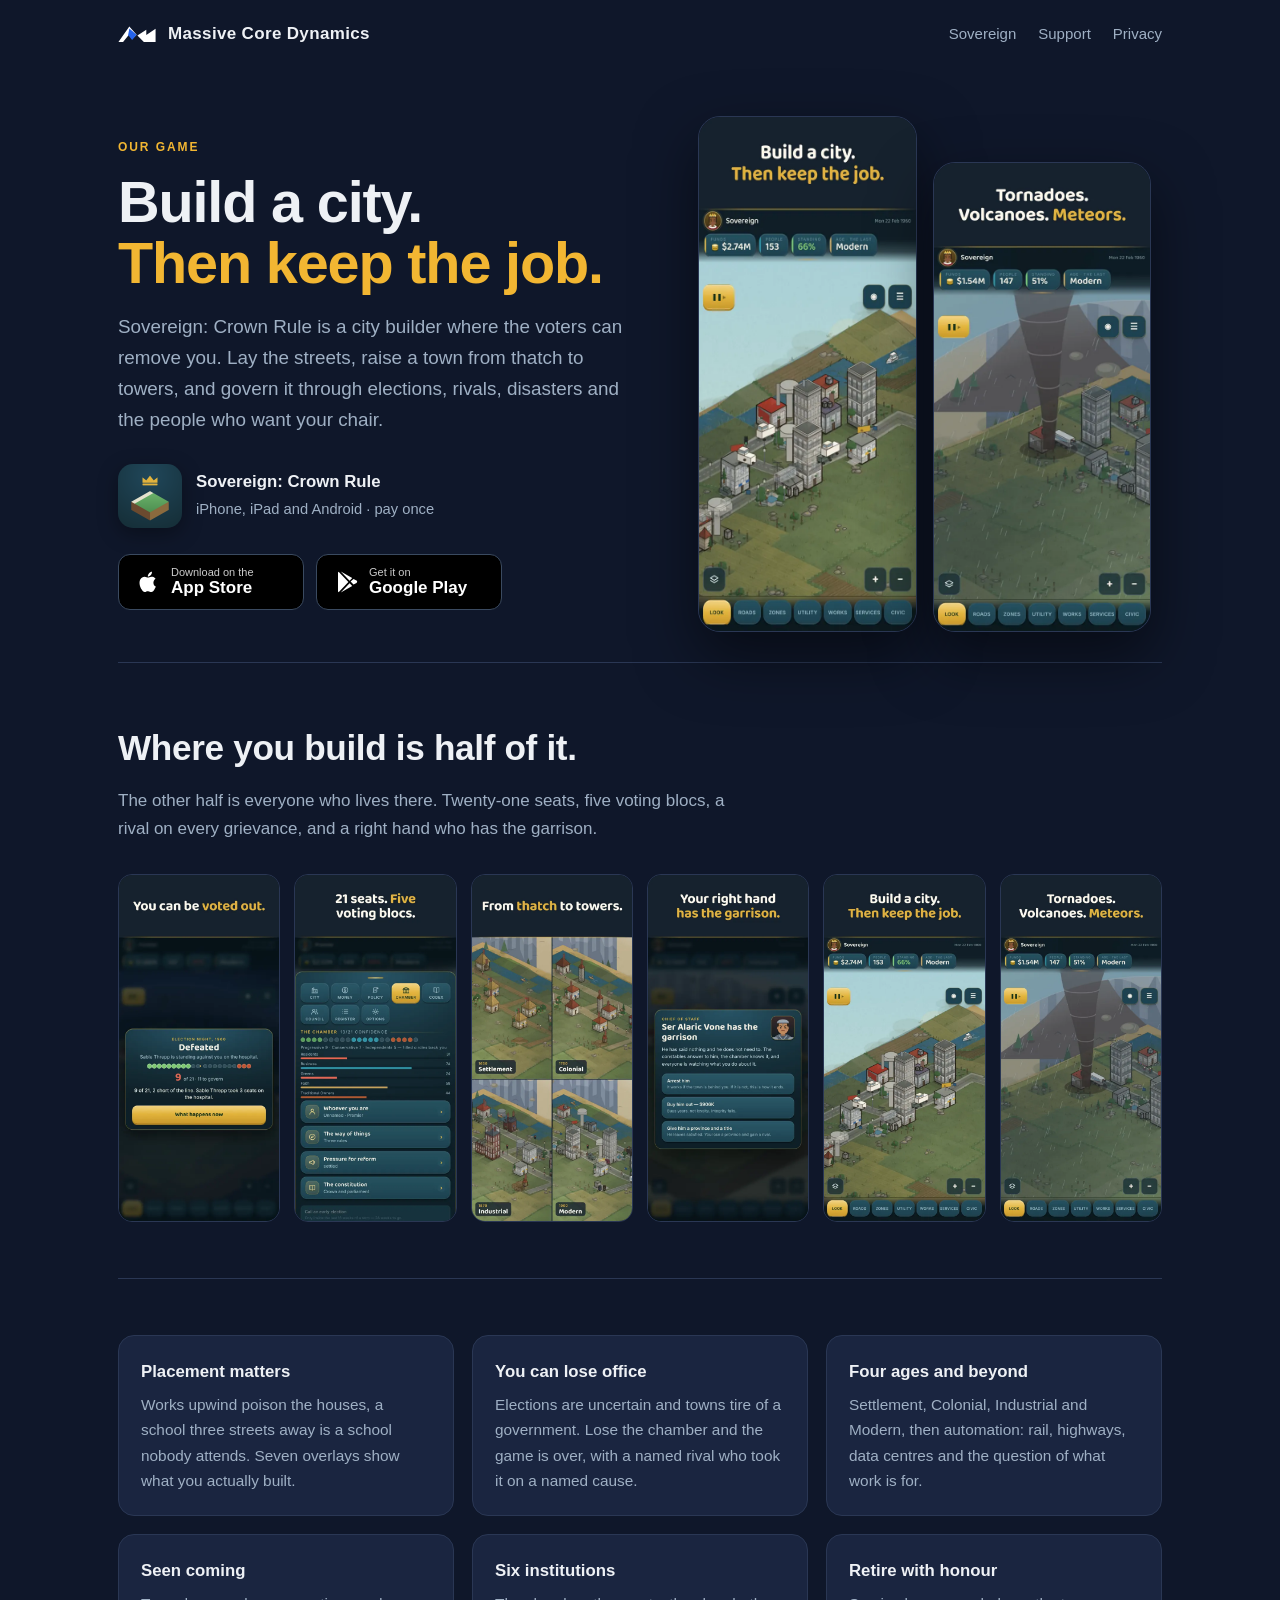
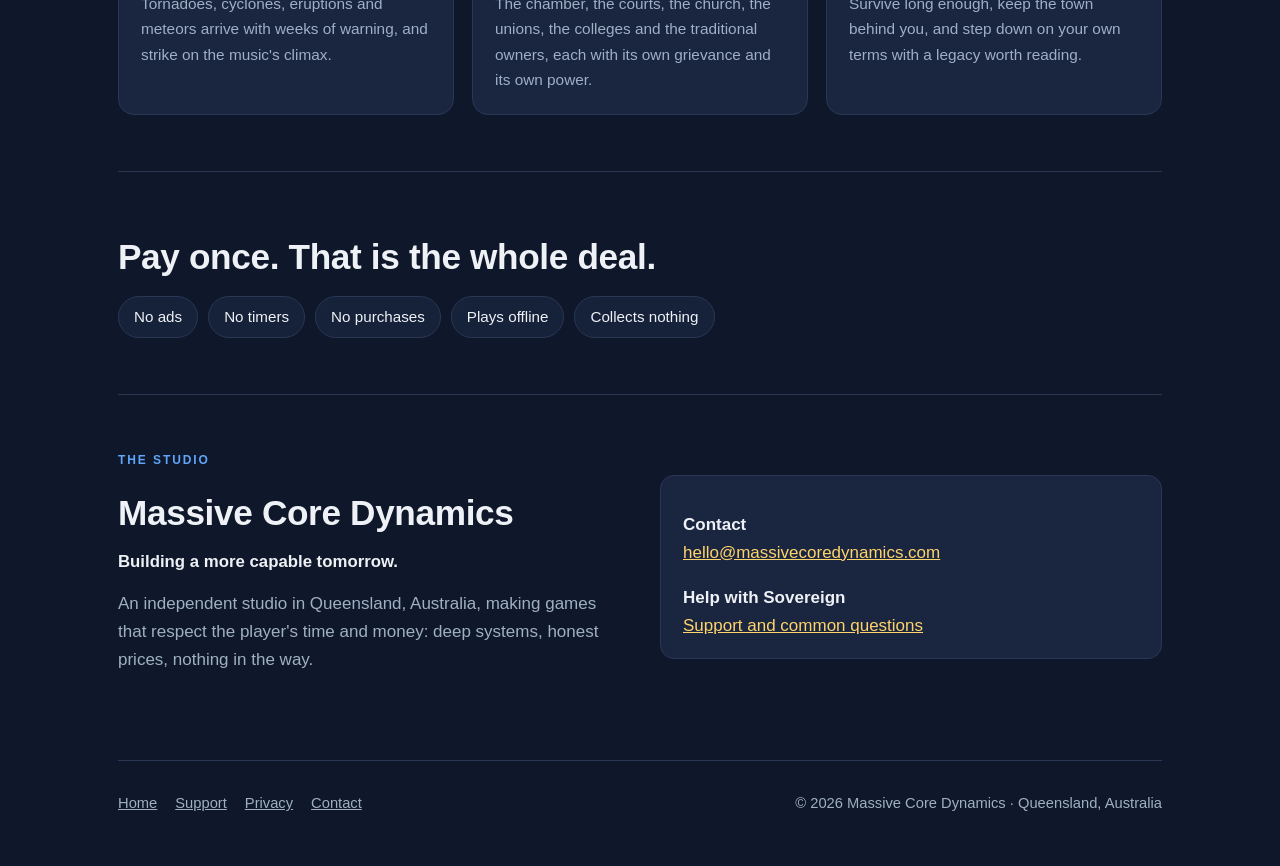
<file: index.html>
<!doctype html>
<html lang="en">
<head>
<meta charset="utf-8">
<meta name="viewport" content="width=device-width,initial-scale=1">
<title>Massive Core Dynamics — makers of Sovereign</title>
<meta name="description" content="An independent games studio in Queensland, Australia. Makers of Sovereign: Crown Rule, a political city builder for iPhone and Android.">
<meta property="og:title" content="Massive Core Dynamics — makers of Sovereign">
<meta property="og:description" content="An independent games studio in Queensland, Australia. Makers of Sovereign: Crown Rule, a political city builder for iPhone and Android.">
<meta property="og:image" content="img/1-build.webp">
<link rel="icon" href="favicon.ico" sizes="any">
<link rel="icon" type="image/png" sizes="32x32" href="img/brand/icon-32.png">
<link rel="apple-touch-icon" href="img/brand/apple-touch-icon.png">
<meta name="theme-color" content="#0F172A">
<link rel="stylesheet" href="style.css">
</head>
<body>
<div class="wrap">
<nav class="top">
  <a class="brand" href="index.html"><svg class="mark" viewBox="20 85 940 405" aria-hidden="true"><polygon fill="#fff" points="30,480 300,95 480,300 370,405 290,300 145,480"/><polygon fill="#fff" points="500,320 720,175 720,310 950,155 950,480 660,480"/><polygon fill="#2563EB" points="300,145 480,300 370,430 270,305"/></svg><span class="name">Massive Core Dynamics</span></a>
  <div class="links"><a href="index.html#sovereign">Sovereign</a><a href="support.html">Support</a><a href="privacy.html">Privacy</a></div>
</nav>

<header class="hero" id="sovereign">
  <div>
    <p class="eyebrow">Our game</p>
    <h1>Build a city.<br><em>Then keep the job.</em></h1>
    <p class="lede">Sovereign: Crown Rule is a city builder where the voters can remove you. Lay the streets, raise a town from thatch to towers, and govern it through elections, rivals, disasters and the people who want your chair.</p>
    <div class="app"><img src="img/icon.png" alt="Sovereign app icon"><div><b>Sovereign: Crown Rule</b><span>iPhone, iPad and Android &middot; pay once</span></div></div>
    <div class="stores">
      <a class="store" href="https://apps.apple.com/app/id6807393332"><svg viewBox="0 0 24 24"><path d="M16.4 12.6c0-2.6 2.1-3.8 2.2-3.9-1.2-1.8-3.1-2-3.7-2-1.6-.2-3.1.9-3.9.9-.8 0-2-.9-3.4-.9-1.7 0-3.3 1-4.2 2.6-1.8 3.1-.5 7.7 1.3 10.2.8 1.2 1.8 2.6 3.1 2.5 1.3-.1 1.7-.8 3.3-.8 1.5 0 1.9.8 3.3.8 1.4 0 2.2-1.2 3-2.5 1-1.4 1.4-2.8 1.4-2.9-.1 0-2.4-.9-2.4-4zM13.9 5c.7-.9 1.2-2 1-3.2-1 0-2.3.7-3 1.6-.7.8-1.2 2-1.1 3.1 1.2.1 2.3-.6 3.1-1.5z"/></svg><span><small>Download on the</small><strong>App Store</strong></span></a>
      <a class="store" href="https://play.google.com/store/apps/details?id=com.fazel.sovereign"><svg viewBox="0 0 24 24"><path d="M3.6 1.8 13.4 12l-9.8 10.2c-.4-.2-.6-.6-.6-1.1V2.9c0-.5.2-.9.6-1.1zm11 11.4 2.6 2.7-11.4 6.5 8.8-9.2zm3.9-4.3 3 1.7c.9.5.9 1.8 0 2.3l-3 1.7-2.9-3 2.9-2.7zM5.8 1.6l11.4 6.5-2.6 2.7-8.8-9.2z"/></svg><span><small>Get it on</small><strong>Google Play</strong></span></a>
    </div>
  </div>
  <div class="phones">
    <img src="img/1-build.webp" alt="A town in the Modern age, with the build menu below">
    <img src="img/6-catastrophe.webp" alt="A tornado crossing the town">
  </div>
</header>

<section>
  <h2>Where you build is half of it.</h2>
  <p class="sub">The other half is everyone who lives there. Twenty-one seats, five voting blocs, a rival on every grievance, and a right hand who has the garrison.</p>
  <div class="gallery">
    <img src="img/2-voted-out.webp" alt="Election night: defeated, 9 of 21 seats" loading="lazy">
    <img src="img/4-chamber.webp" alt="The chamber: seats by bloc" loading="lazy">
    <img src="img/5-ages.webp" alt="The same town across four ages" loading="lazy">
    <img src="img/7-garrison.webp" alt="A decision card: the garrison" loading="lazy">
    <img src="img/1-build.webp" alt="Building the town" loading="lazy">
    <img src="img/6-catastrophe.webp" alt="A tornado" loading="lazy">
  </div>
</section>

<section>
  <div class="features">
    <div class="card"><h3>Placement matters</h3><p>Works upwind poison the houses, a school three streets away is a school nobody attends. Seven overlays show what you actually built.</p></div>
    <div class="card"><h3>You can lose office</h3><p>Elections are uncertain and towns tire of a government. Lose the chamber and the game is over, with a named rival who took it on a named cause.</p></div>
    <div class="card"><h3>Four ages and beyond</h3><p>Settlement, Colonial, Industrial and Modern, then automation: rail, highways, data centres and the question of what work is for.</p></div>
    <div class="card"><h3>Seen coming</h3><p>Tornadoes, cyclones, eruptions and meteors arrive with weeks of warning, and strike on the music's climax.</p></div>
    <div class="card"><h3>Six institutions</h3><p>The chamber, the courts, the church, the unions, the colleges and the traditional owners, each with its own grievance and its own power.</p></div>
    <div class="card"><h3>Retire with honour</h3><p>Survive long enough, keep the town behind you, and step down on your own terms with a legacy worth reading.</p></div>
  </div>
</section>

<section>
  <h2>Pay once. That is the whole deal.</h2>
  <div class="promise"><span class="pill">No ads</span><span class="pill">No timers</span><span class="pill">No purchases</span><span class="pill">Plays offline</span><span class="pill">Collects nothing</span></div>
</section>

<section class="studio">
  <div>
    <p class="eyebrow">The studio</p>
    <h2>Massive Core Dynamics</h2>
    <p class="motto">Building a more capable tomorrow.</p>
    <p class="sub">An independent studio in Queensland, Australia, making games that respect the player's time and money: deep systems, honest prices, nothing in the way.</p>
  </div>
  <div>
    <div class="box">
      <p><b>Contact</b><br><a href="mailto:hello@massivecoredynamics.com">hello@massivecoredynamics.com</a></p>
      <p style="margin-bottom:0"><b>Help with Sovereign</b><br><a href="support.html">Support and common questions</a></p>
    </div>
  </div>
</section>
<footer>
  <div class="row">
    <div><a href="index.html">Home</a><a href="support.html">Support</a><a href="privacy.html">Privacy</a><a href="mailto:hello@massivecoredynamics.com">Contact</a></div>
    <div>&copy; 2026 Massive Core Dynamics &middot; Queensland, Australia</div>
  </div>
</footer>
</div>
</body>
</html>
</file>
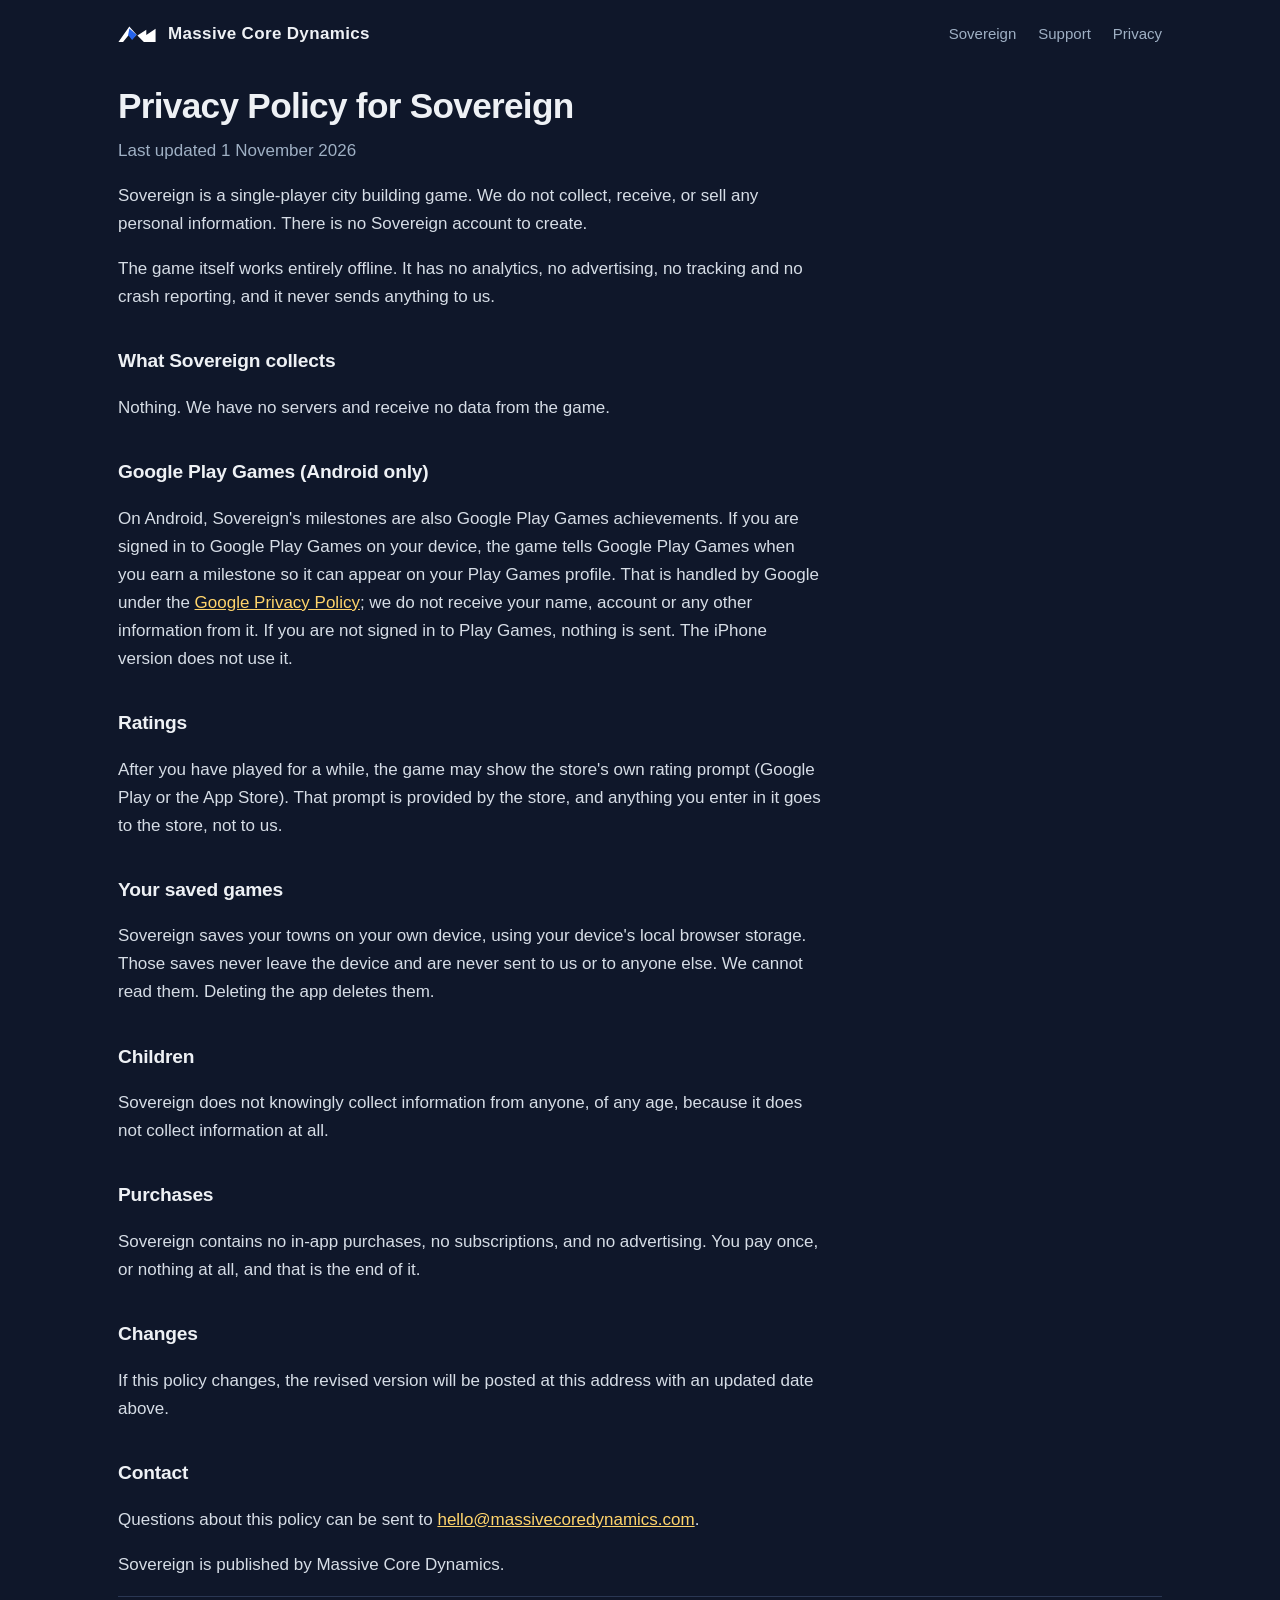
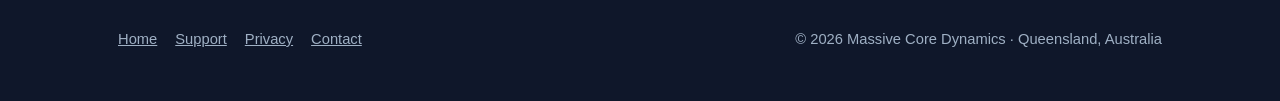
<file: privacy.html>
<!doctype html>
<html lang="en">
<head>
<meta charset="utf-8">
<meta name="viewport" content="width=device-width,initial-scale=1">
<title>Sovereign — Privacy Policy</title>
<meta name="description" content="Sovereign collects nothing. The full privacy policy.">
<meta property="og:title" content="Sovereign — Privacy Policy">
<meta property="og:description" content="Sovereign collects nothing. The full privacy policy.">
<meta property="og:image" content="img/1-build.webp">
<link rel="icon" href="favicon.ico" sizes="any">
<link rel="icon" type="image/png" sizes="32x32" href="img/brand/icon-32.png">
<link rel="apple-touch-icon" href="img/brand/apple-touch-icon.png">
<meta name="theme-color" content="#0F172A">
<link rel="stylesheet" href="style.css">
</head>
<body>
<div class="wrap">
<nav class="top">
  <a class="brand" href="index.html"><svg class="mark" viewBox="20 85 940 405" aria-hidden="true"><polygon fill="#fff" points="30,480 300,95 480,300 370,405 290,300 145,480"/><polygon fill="#fff" points="500,320 720,175 720,310 950,155 950,480 660,480"/><polygon fill="#2563EB" points="300,145 480,300 370,430 270,305"/></svg><span class="name">Massive Core Dynamics</span></a>
  <div class="links"><a href="index.html#sovereign">Sovereign</a><a href="support.html">Support</a><a href="privacy.html">Privacy</a></div>
</nav>
<main class="doc narrow">
<h1>Privacy Policy for Sovereign</h1>
<p class="date">Last updated 1 November 2026</p>

<p>Sovereign is a single-player city building game. We do not collect, receive,
or sell any personal information. There is no Sovereign account to create.</p>

<p>The game itself works entirely offline. It has no analytics, no advertising,
no tracking and no crash reporting, and it never sends anything to us.</p>

<h2>What Sovereign collects</h2>
<p>Nothing. We have no servers and receive no data from the game.</p>

<h2>Google Play Games (Android only)</h2>
<p>On Android, Sovereign's milestones are also Google Play Games achievements. If
you are signed in to Google Play Games on your device, the game tells Google
Play Games when you earn a milestone so it can appear on your Play Games profile.
That is handled by Google under the
<a href="https://policies.google.com/privacy">Google Privacy Policy</a>; we do not
receive your name, account or any other information from it. If you are not
signed in to Play Games, nothing is sent. The iPhone version does not use it.</p>

<h2>Ratings</h2>
<p>After you have played for a while, the game may show the store's own rating
prompt (Google Play or the App Store). That prompt is provided by the store, and
anything you enter in it goes to the store, not to us.</p>

<h2>Your saved games</h2>
<p>Sovereign saves your towns on your own device, using your device's local browser
storage. Those saves never leave the device and are never sent to us or to
anyone else. We cannot read them. Deleting the app deletes them.</p>

<h2>Children</h2>
<p>Sovereign does not knowingly collect information from anyone, of any age,
because it does not collect information at all.</p>

<h2>Purchases</h2>
<p>Sovereign contains no in-app purchases, no subscriptions, and no advertising.
You pay once, or nothing at all, and that is the end of it.</p>

<h2>Changes</h2>
<p>If this policy changes, the revised version will be posted at this address
with an updated date above.</p>

<h2>Contact</h2>
<p>Questions about this policy can be sent to
<a href="mailto:hello@massivecoredynamics.com">hello@massivecoredynamics.com</a>.</p>

<p>Sovereign is published by Massive Core Dynamics.</p>
</main>
<footer>
  <div class="row">
    <div><a href="index.html">Home</a><a href="support.html">Support</a><a href="privacy.html">Privacy</a><a href="mailto:hello@massivecoredynamics.com">Contact</a></div>
    <div>&copy; 2026 Massive Core Dynamics &middot; Queensland, Australia</div>
  </div>
</footer>
</div>
</body>
</html>
</file>
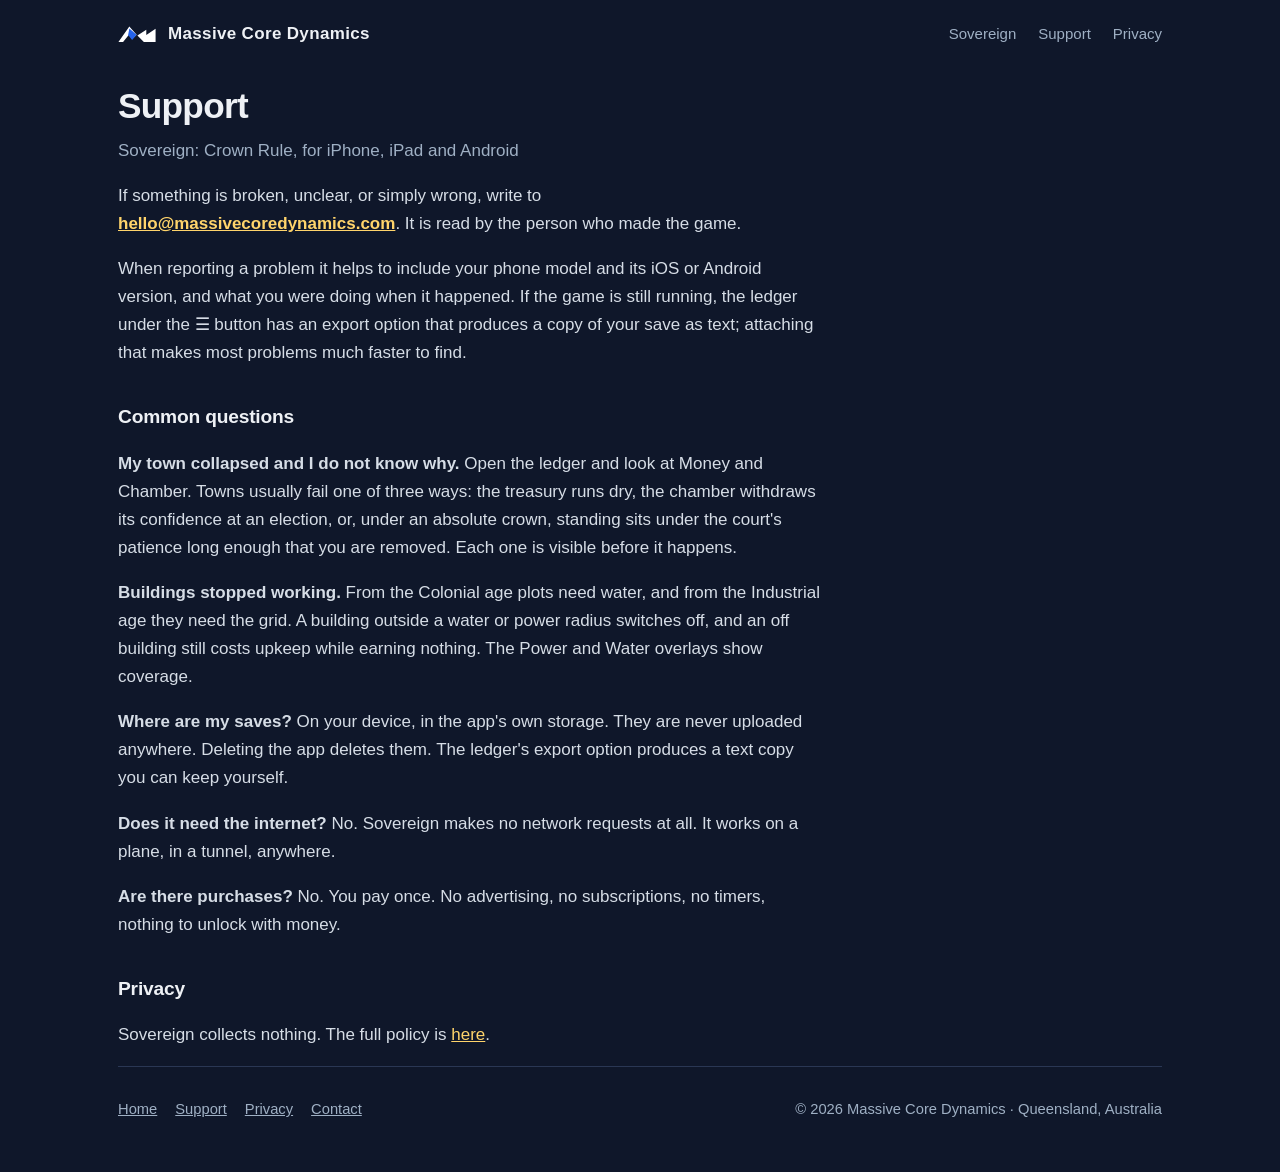
<file: support.html>
<!doctype html>
<html lang="en">
<head>
<meta charset="utf-8">
<meta name="viewport" content="width=device-width,initial-scale=1">
<title>Sovereign — Support</title>
<meta name="description" content="Help with Sovereign: Crown Rule. Contact and common questions.">
<meta property="og:title" content="Sovereign — Support">
<meta property="og:description" content="Help with Sovereign: Crown Rule. Contact and common questions.">
<meta property="og:image" content="img/1-build.webp">
<link rel="icon" href="favicon.ico" sizes="any">
<link rel="icon" type="image/png" sizes="32x32" href="img/brand/icon-32.png">
<link rel="apple-touch-icon" href="img/brand/apple-touch-icon.png">
<meta name="theme-color" content="#0F172A">
<link rel="stylesheet" href="style.css">
</head>
<body>
<div class="wrap">
<nav class="top">
  <a class="brand" href="index.html"><svg class="mark" viewBox="20 85 940 405" aria-hidden="true"><polygon fill="#fff" points="30,480 300,95 480,300 370,405 290,300 145,480"/><polygon fill="#fff" points="500,320 720,175 720,310 950,155 950,480 660,480"/><polygon fill="#2563EB" points="300,145 480,300 370,430 270,305"/></svg><span class="name">Massive Core Dynamics</span></a>
  <div class="links"><a href="index.html#sovereign">Sovereign</a><a href="support.html">Support</a><a href="privacy.html">Privacy</a></div>
</nav>
<main class="doc narrow">
<h1>Support</h1>
<p class="date">Sovereign: Crown Rule, for iPhone, iPad and Android</p>
<p>If something is broken, unclear, or simply wrong, write to
<a href="mailto:hello@massivecoredynamics.com"><strong>hello@massivecoredynamics.com</strong></a>. It is read by the person who made the game.</p>

<p>When reporting a problem it helps to include your phone model and its iOS or Android version, and what you were doing when it happened. If the game is still running,
the ledger under the &#9776; button has an export option that produces a copy of
your save as text; attaching that makes most problems much faster to find.</p>

<h2>Common questions</h2>

<p><strong>My town collapsed and I do not know why.</strong> Open the ledger and
look at Money and Chamber. Towns usually fail one of three ways: the treasury
runs dry, the chamber withdraws its confidence at an election, or, under an
absolute crown, standing sits under the court's patience long enough that you
are removed. Each one is visible before it happens.</p>

<p><strong>Buildings stopped working.</strong> From the Colonial age plots need
water, and from the Industrial age they need the grid. A building outside a
water or power radius switches off, and an off building still costs upkeep while
earning nothing. The Power and Water overlays show coverage.</p>

<p><strong>Where are my saves?</strong> On your device, in the app's own storage.
They are never uploaded anywhere. Deleting the app deletes them. The ledger's
export option produces a text copy you can keep yourself.</p>

<p><strong>Does it need the internet?</strong> No. Sovereign makes no network
requests at all. It works on a plane, in a tunnel, anywhere.</p>

<p><strong>Are there purchases?</strong> No. You pay once. No advertising, no
subscriptions, no timers, nothing to unlock with money.</p>

<h2>Privacy</h2>
<p>Sovereign collects nothing. The full policy is
<a href="privacy.html">here</a>.</p>

</main>
<footer>
  <div class="row">
    <div><a href="index.html">Home</a><a href="support.html">Support</a><a href="privacy.html">Privacy</a><a href="mailto:hello@massivecoredynamics.com">Contact</a></div>
    <div>&copy; 2026 Massive Core Dynamics &middot; Queensland, Australia</div>
  </div>
</footer>
</div>
</body>
</html>
</file>
<file: style.css>
:root{--bg:#0F172A;--bg2:#16213a;--panel:#1a2540;--rule:#2a3754;--brand:#2563EB;--ink:#eef1f5;--dim:#9fb0c4;--gold:#f2b632;--gold2:#ffd46b}
*{box-sizing:border-box}
html{scroll-behavior:smooth}
body{margin:0;background:var(--bg);color:var(--ink);font:17px/1.65 -apple-system,BlinkMacSystemFont,"Segoe UI",Roboto,Helvetica,Arial,sans-serif;-webkit-font-smoothing:antialiased}
a{color:var(--gold2)}
.wrap{max-width:68rem;margin:0 auto;padding:0 22px}
.narrow{max-width:44rem}
nav.top{display:flex;align-items:center;justify-content:space-between;padding:20px 0}
.brand{display:flex;align-items:center;gap:10px;color:var(--ink);text-decoration:none;font-weight:700;letter-spacing:.02em}
nav.top .links a{color:var(--dim);text-decoration:none;margin-left:22px;font-size:15px}
nav.top .links a:hover{color:var(--ink)}
.hero{padding:48px 0 30px;display:grid;grid-template-columns:1.05fr .95fr;gap:44px;align-items:center}
.eyebrow{font-size:12px;letter-spacing:.16em;text-transform:uppercase;color:var(--gold);margin:0 0 14px;font-weight:700}
h1{font-size:clamp(2.2rem,5vw,3.6rem);line-height:1.05;margin:0 0 18px;letter-spacing:-.02em;text-wrap:balance}
h1 em{font-style:normal;color:var(--gold)}
.lede{font-size:1.18rem;color:var(--dim);margin:0 0 28px;max-width:34rem}
.app{display:flex;align-items:center;gap:14px;margin-bottom:26px}
.app img{width:64px;height:64px;border-radius:15px;box-shadow:0 6px 20px rgba(0,0,0,.35)}
.app b{display:block;font-size:1.05rem}.app span{color:var(--dim);font-size:.92rem}
.stores{display:flex;flex-wrap:wrap;gap:12px}
.store{display:inline-flex;align-items:center;gap:10px;padding:11px 18px;border-radius:12px;background:#000;color:#fff;text-decoration:none;border:1px solid #3a4a60;min-width:186px}
.store:hover{border-color:var(--gold)}
.store svg{width:24px;height:24px;flex:none;fill:#fff}
.store small{display:block;font-size:11px;opacity:.8;line-height:1.1}.store strong{display:block;font-size:17px;line-height:1.2}
.phones{display:flex;gap:16px;justify-content:center}
.phones img{width:46%;max-width:250px;border-radius:22px;box-shadow:0 24px 60px rgba(0,0,0,.5);border:1px solid var(--rule)}
.phones img:last-child{margin-top:46px}
section{padding:56px 0;border-top:1px solid var(--rule)}
h2{font-size:clamp(1.6rem,3vw,2.2rem);margin:0 0 10px;letter-spacing:-.01em}
.sub{color:var(--dim);margin:0 0 30px;max-width:40rem}
.gallery{display:grid;grid-template-columns:repeat(6,1fr);gap:14px}
.gallery img{width:100%;border-radius:14px;border:1px solid var(--rule);display:block}
.features{display:grid;grid-template-columns:repeat(3,1fr);gap:18px}
.card{background:var(--panel);border:1px solid var(--rule);border-radius:16px;padding:22px}
.card h3{margin:0 0 6px;font-size:1.05rem}.card p{margin:0;color:var(--dim);font-size:.96rem}
.promise{display:flex;flex-wrap:wrap;gap:10px;margin-top:8px}
.pill{border:1px solid var(--rule);border-radius:999px;padding:7px 15px;color:var(--ink);font-size:.95rem;background:var(--bg2)}
.studio{display:grid;grid-template-columns:1fr 1fr;gap:40px}
footer{border-top:1px solid var(--rule);padding:30px 0 50px;color:var(--dim);font-size:.92rem}
footer .row{display:flex;flex-wrap:wrap;justify-content:space-between;gap:16px}
footer a{color:var(--dim);margin-right:18px}
.doc h1{font-size:2.2rem;margin-top:20px}
.doc h2{font-size:1.2rem;margin:34px 0 8px}
.doc p,.doc li{color:#d6dde6}
.doc .date{color:var(--dim);margin-top:-6px}
.box{background:var(--panel);border:1px solid var(--rule);border-radius:14px;padding:18px 22px;margin:24px 0}
@media (max-width:820px){
  .hero{grid-template-columns:1fr;padding-top:24px}
  .phones{order:-1}.phones img:last-child{margin-top:30px}
  .gallery{grid-template-columns:repeat(3,1fr)}
  .features,.studio{grid-template-columns:1fr}
  nav.top .links a{margin-left:14px}
}
@media (max-width:480px){.gallery{grid-template-columns:repeat(2,1fr)}.store{min-width:0;flex:1}}
.brand{white-space:nowrap}
@media (max-width:820px){.gallery img:nth-child(n+5){display:none}.gallery{grid-template-columns:repeat(2,1fr)}}
@media (max-width:560px){.brand .name{display:none}nav.top .links a{margin-left:16px;font-size:15px}}

/* the studio's own mark, from the Massive Core Dynamics brand kit (1 Nov) */
.brand svg.mark{width:38px;height:auto;display:block;flex:none}
.brand{gap:12px}
.motto{color:var(--ink);font-weight:600;margin:-4px 0 14px;font-size:1.05rem}
.studio .eyebrow{color:#60a5fa}
</file>
